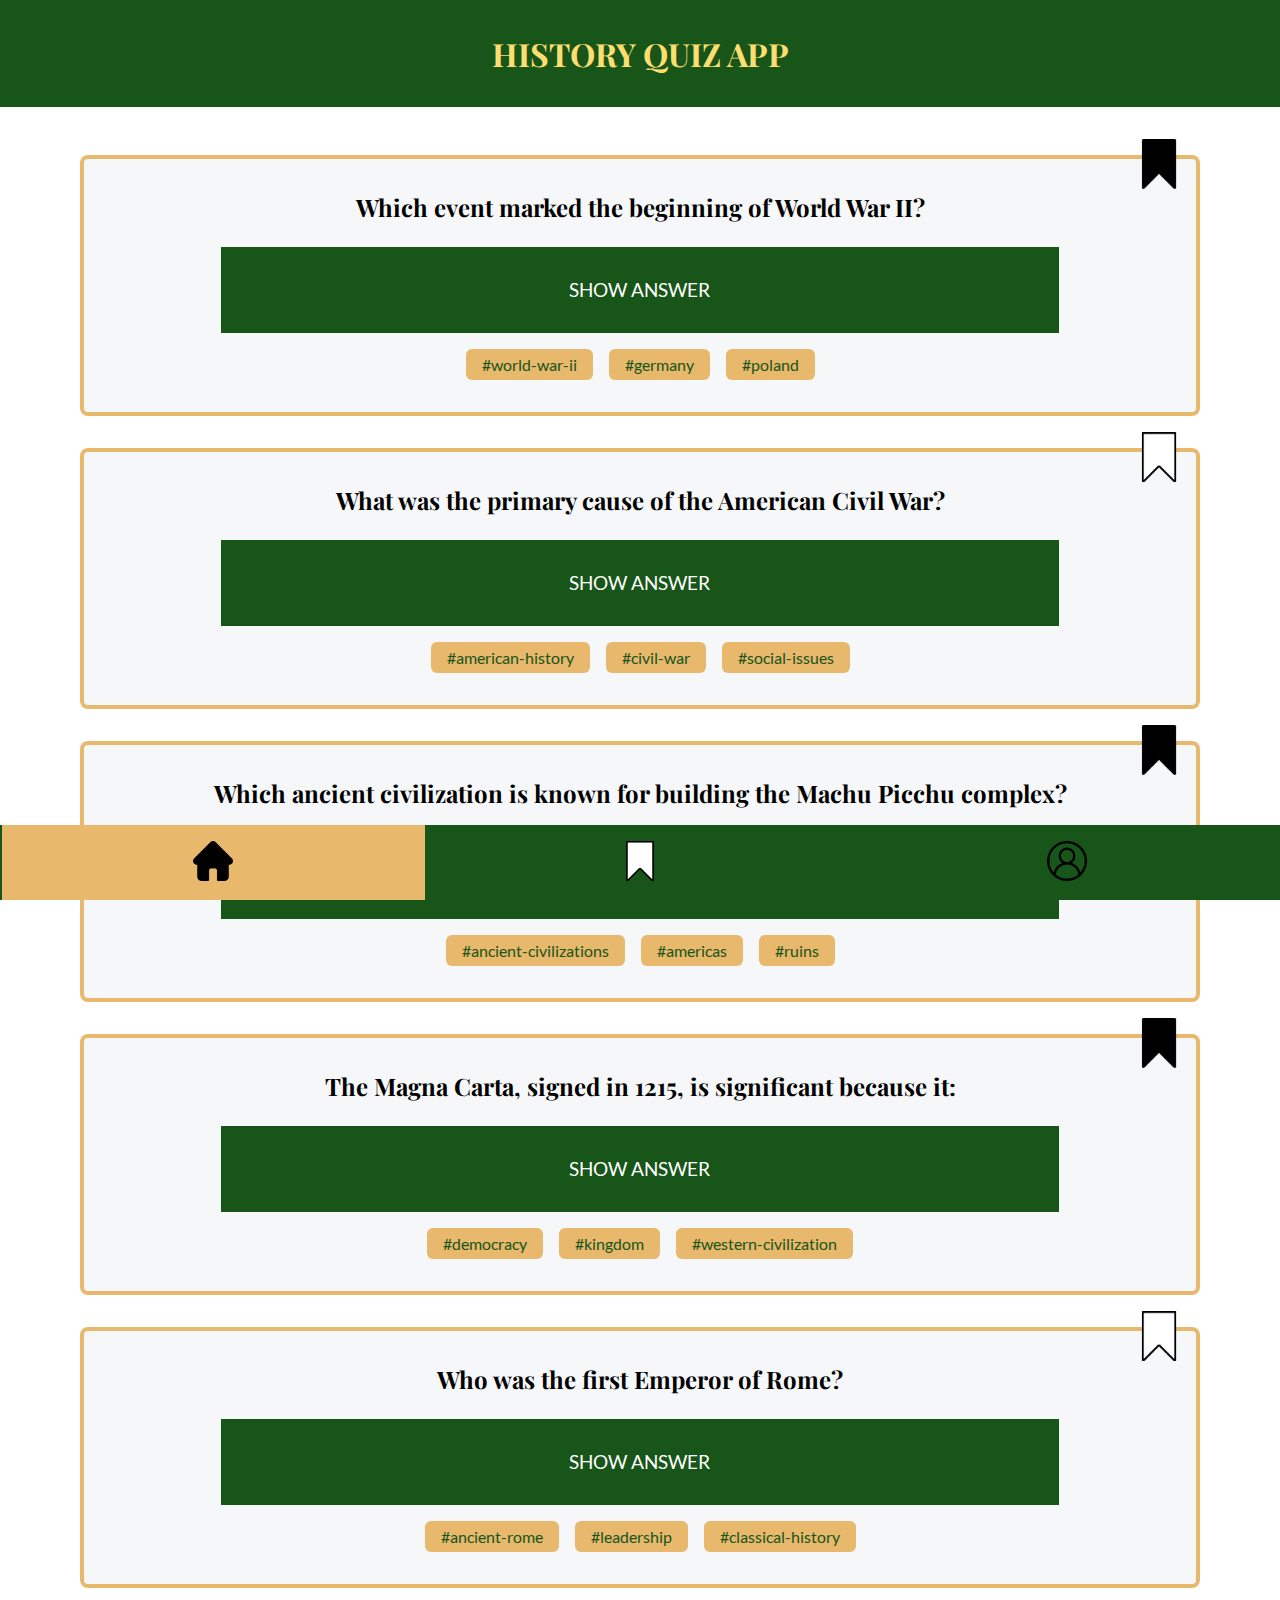
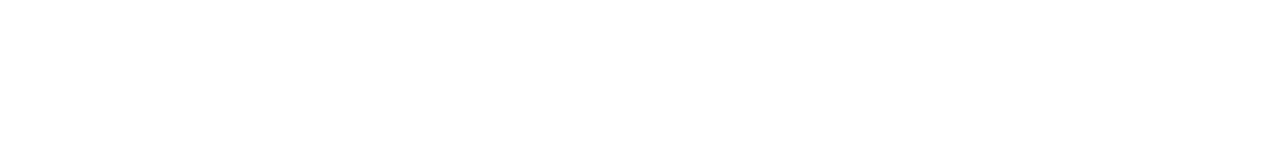
<file: index.html>
<!DOCTYPE html>
<html lang="en">
<head>
    <meta charset="UTF-8">
    <meta name="viewport" content="width=device-width, initial-scale=1.0">
    <title>History Quiz App</title>
    <link rel="stylesheet" href="./css/styles.css">
</head>
<body>
    <header>
        <h1 class="page__title">History Quiz App</h1>
    </header>
    <main>
        <section class="cards__container">
            <div class="card__wrapper">
                <img class="bookmark" src="assets/bookmark_filled.png">
                <div class="question__card first__question">
                    <h2 class="question__text">Which event marked the beginning of World War II?</h2>
                    <div class="answer__container" tabindex="0">
                        <h3 class="show_answer__text" aria-label="show answer">Show answer</h3>
                        <h3 class="answer__text">The invasion of Poland by Nazi Germany.</h3>
                    </div>
                    <div class="categories__container">
                        <h4 class="category__tag">#world-war-II</h4>
                        <h4 class="category__tag">#germany</h4>
                        <h4 class="category__tag">#poland</h4>
                    </div>
                </div>
            </div>
            <div class="card__wrapper">
                <img class="bookmark" src="assets/bookmark.png">
                <div class="question__card second__question">
                    <h2 class="question__text">What was the primary cause of the American Civil War?</h2>
                    <div class="answer__container">
                        <h3 class="show_answer__text" aria-label="show answer">Show answer</h3>
                        <h3 class="answer__text">Slavery and states' rights.</h3>
                    </div>
                    <div class="categories__container">
                        <h4 class="category__tag">#American-History</h4>
                        <h4 class="category__tag">#Civil-War</h4>
                        <h4 class="category__tag">#social-issues</h4>
                    </div>
                </div>
            </div>
            <div class="card__wrapper">
                <img class="bookmark" src="assets/bookmark_filled.png">
                <div class="question__card third__question">
                    <h2 class="question__text">Which ancient civilization is known for building the Machu Picchu complex?</h2>
                    <div class="answer__container">
                        <h3 class="show_answer__text" aria-label="show answer">Show answer</h3>
                        <h3 class="answer__text">Inca.</h3>
                    </div>
                    <div class="categories__container">
                        <h4 class="category__tag">#ancient-civilizations</h4>
                        <h4 class="category__tag">#americas</h4>
                        <h4 class="category__tag">#ruins</h4>
                    </div>
                </div>
            </div>
            <div class="card__wrapper">
                <img class="bookmark" src="assets/bookmark_filled.png">
                <div class="question__card fourth__question">
                    <h2 class="question__text">The Magna Carta, signed in 1215, is significant because it:</h2>
                    <div class="answer__container">
                        <h3 class="show_answer__text" aria-label="show answer">Show answer</h3>
                        <h3 class="answer__text">Limited the power of the king and laid the foundation for modern democracy.</h3>
                    </div>
                    <div class="categories__container">
                        <h4 class="category__tag">#democracy</h4>
                        <h4 class="category__tag">#kingdom</h4>
                        <h4 class="category__tag">#western-civilization</h4>
                    </div>
                </div>
            </div>
            <div class="card__wrapper">
                <img class="bookmark" src="assets/bookmark.png">
                <div class="question__card fifth__question">
                    <h2 class="question__text">Who was the first Emperor of Rome?</h2>
                    <div class="answer__container">
                        <h3 class="show_answer__text" aria-label="show answer">Show answer</h3>
                        <h3 class="answer__text">Augustus</h3>                    
                    </div>
                    <div class="categories__container">
                        <h4 class="category__tag">#ancient-rome</h4>
                        <h4 class="category__tag">#leadership</h4>
                        <h4 class="category__tag">#classical-history</h4>
                    </div>
                </div>
            </div>
        </section>
    </main>
    <footer class="footer">
        <nav>
            <a class="nav__link current" aria-label="home" href="./index.html"><img class="nav__icon" src="./assets/home_filled.png"></a>
            <a class="nav__link" aria-label="bookmarks" href="./bookmarks.html"><img class="nav__icon" src="./assets/bookmark.png"></a>
            <a class="nav__link" aria-label="profile" href="./profile.html"><img class="nav__icon" src="./assets/profile.png"></a>
        </nav>
    </footer>
</body>
</html>
</file>
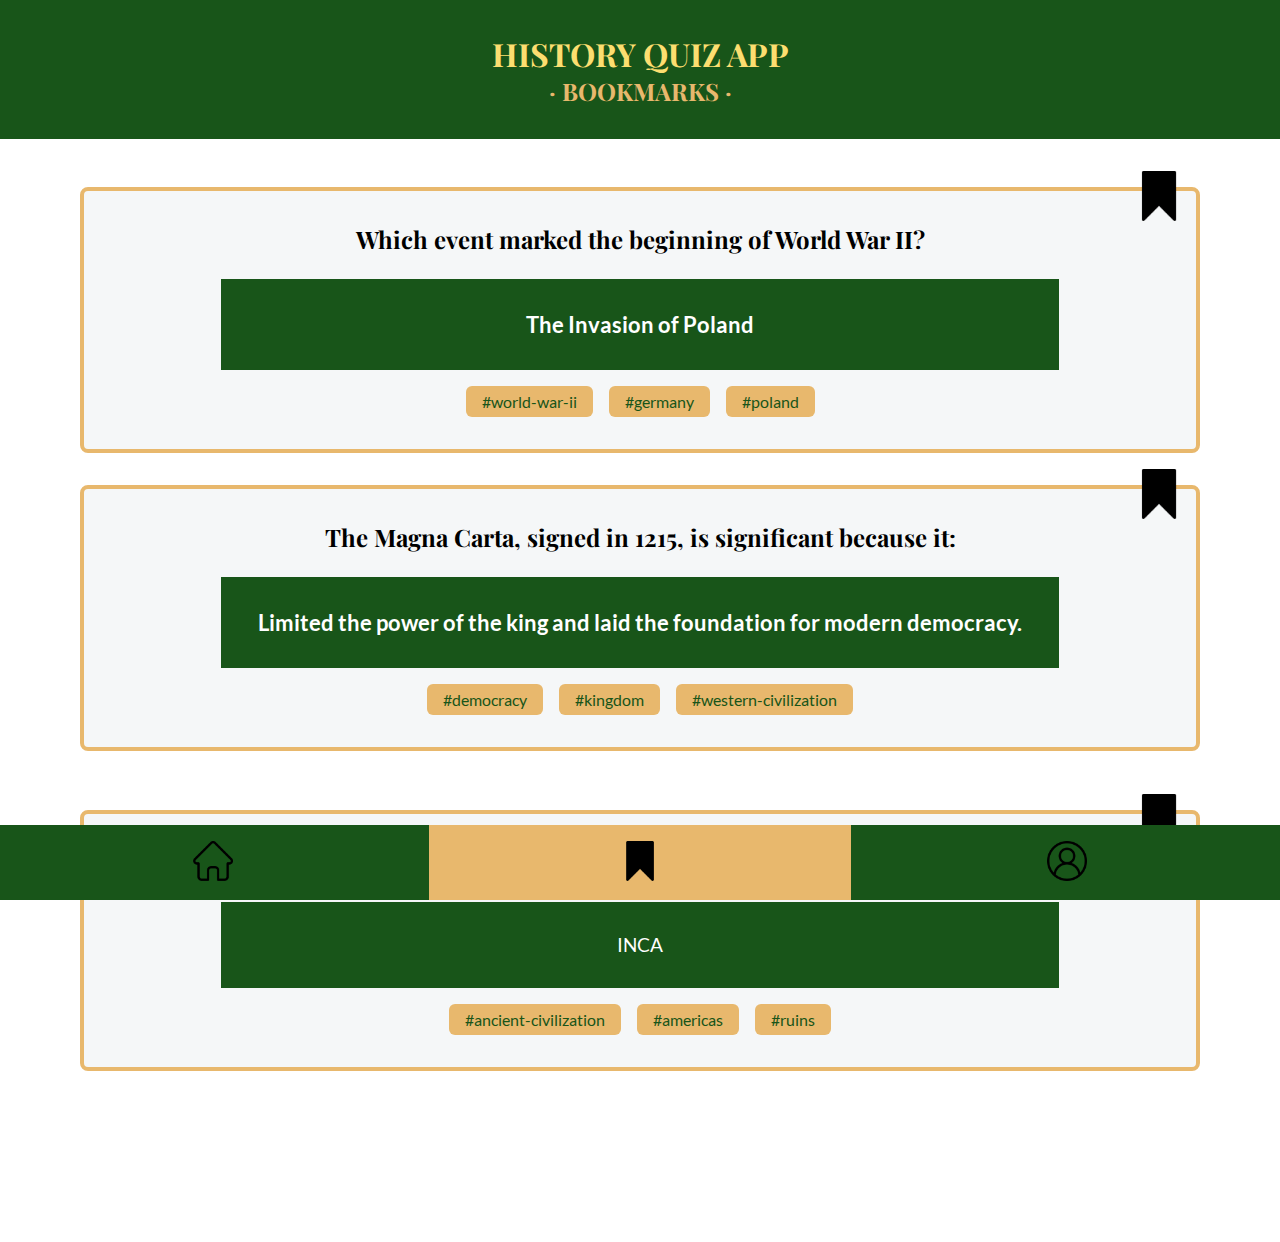
<file: bookmarks.html>
<!DOCTYPE html>
<html lang="en">
<head>
    <meta charset="UTF-8">
    <meta name="viewport" content="width=device-width, initial-scale=1.0">
    <title>History Quiz App</title>
    <link rel="stylesheet" href="./css/styles.css">
</head>
<body>
    <header>
        <h1 class="page__title">History Quiz App</h1>
        <h2 class="page__subtitle" aria-class="Bookmarks list">· bookmarks ·</h2>
    </header>
    <main>
        <section class="cards__container">
            <div class="card__wrapper">
                <img class="bookmark" src="assets/bookmark_filled.png">
                <div class="question__card first__question">
                    <h2 class="question__text">Which event marked the beginning of World War II?</h2>
                    <div class="answer__container">
                        <h3 class="answer__text active">The Invasion of Poland</h3>
                    </div>
                    <div class="categories__container">
                        <h4 class="category__tag">#world-war-II</h4>
                        <h4 class="category__tag">#Germany</h4>
                        <h4 class="category__tag">#Poland</h4>
                    </div>
                </div>
            </div>
            <div class="card__wrapper">
                <img class="bookmark" src="assets/bookmark_filled.png">
                <div class="question__card second__question">
                    <h2 class="question__text">The Magna Carta, signed in 1215, is significant because it:</h2>
                    <div class="answer__container">
                        <h3 class="answer__text active">Limited the power of the king and laid the foundation for modern democracy.</h3>
                    </div>
                    <div class="categories__container">
                        <h4 class="category__tag">#democracy</h4>
                        <h4 class="category__tag">#kingdom</h4>
                        <h4 class="category__tag">#western-civilization</h4>
                    </div>
                </div>
            </div>
            <div class="card__wrapper">
                <img class="bookmark active" src="assets/bookmark_filled.png">
                <div class="question__card third__question">
                    <h2 class="question__text active">Which ancient civilization is known for building the Machu Picchu complex?</h2>
                    <div class="answer__container">
                        <h3 class="show_answer__text">Inca</h3>
                    </div>
                    <div class="categories__container">
                        <h4 class="category__tag">#ancient-civilization</h4>
                        <h4 class="category__tag">#americas</h4>
                        <h4 class="category__tag">#ruins</h4>
                    </div>
                </div>
            </div>
        </section>
    </main>
    <footer class="footer">
        <nav>
            <a class="nav__link" aria-label="home" href="./index.html"><img class="nav__icon" src="./assets/home.png"></a>
            <a class="nav__link current" aria-label="bookmarks" href="./bookmarks.html"><img class="nav__icon" src="./assets/bookmark_filled.png"></a>
            <a class="nav__link" aria-label="profile" href="./profile.html"><img class="nav__icon" src="./assets/profile.png"></a>
        </nav>
    </footer>
</body>
</html>
</file>
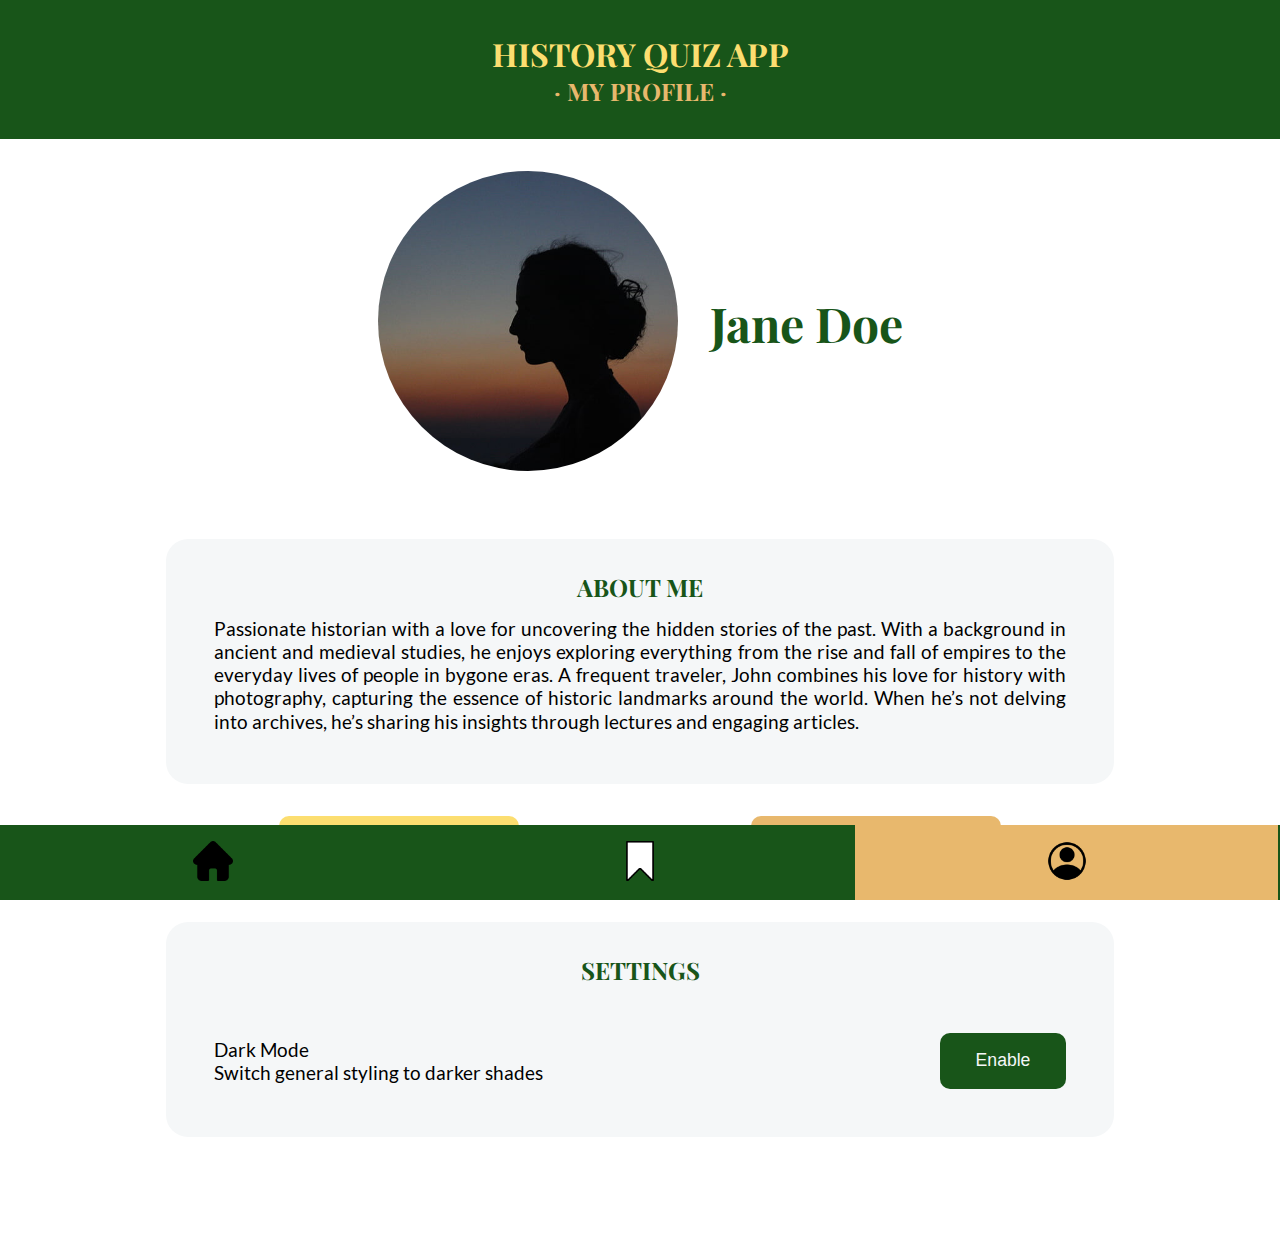
<file: profile.html>
<!DOCTYPE html>
<html lang="en">
<head>
    <meta charset="UTF-8">
    <meta name="viewport" content="width=device-width, initial-scale=1.0">
    <title>History Quiz App</title>
    <link rel="stylesheet" href="./css/styles.css">
</head>
<body>
    <header>
        <h1 class="page__title">History Quiz App</h1>
        <h2 class="page__subtitle" aria-class="My profile">· My profile ·</h2>
    </header>
    <main>
        <section class="profile__container">
            <div class="image__wrapper">
                <img class="profile__picture" src="./assets/profile.jpg" alt="Profile picture">
            </div>
            <h2 class="profile__name" aria-label="User name">Jane Doe</h2>
        </section>
        <section class="container about-me__container">
            <h2 class="subtitle">About Me</h2>
            <p class="about-me__text">Passionate historian with a love for uncovering the hidden stories of the past. With a background in ancient and medieval studies, he enjoys exploring everything from the rise and fall of empires to the everyday lives of people in bygone eras. A frequent traveler, John combines his love for history with photography, capturing the essence of historic landmarks around the world. When he’s not delving into archives, he’s sharing his insights through lectures and engaging articles.</p>
        </section>
        <section class="counters__container">
            <div class="counter questions__counter" aria-label="Saved Questions Counter">
                <img class="questions__icon" src="./assets/question.png"><span class="counter__amount">20 Question/s</span>
            </div>
            <div class="counter bookmarks__counter" aria-label="Saved Bookmarks Counter">
                <img class="bookmarks__icon" src="./assets/bookmark_filled.png"><span class="counter__amount">20 Bookmark/s</span>
            </div>
        </section>
        <section class="container settings__container">
            <h2 class="subtitle">Settings</h2>
            <settings>
                <div class="setting__description">
                    <h4><b>Dark Mode</b></h4>
                    <p>Switch general styling to darker shades</p>
                </div>
                <div class="setting__toggle"><button>Enable</button></div>
            </settings>
        </section>
    </main>
    <footer class="footer">
        <nav>
            <a class="nav__link" aria-label="home" href="./index.html"><img class="nav__icon" src="./assets/home_filled.png"></a>
            <a class="nav__link" aria-label="bookmarks" href="./bookmarks.html"><img class="nav__icon" src="./assets/bookmark.png"></a>
            <a class="nav__link current" aria-label="profile" href="./profile.html"><img class="nav__icon" src="./assets/profile_filled.png"></a>
        </nav>
    </footer>
</body>
</html>
</file>
<file: css/styles.css>
@import url("global.css");
@import url("fonts.css");
@import url("header.css");
@import url("footer.css");
@import url("card.css");
@import url("bookmarks.css");
@import url("profile.css");

@media (min-width:600px){
    main{
        padding:0 3em 3em
    }

    .container{
        max-width:80%;
        border-radius: 22px;  
        margin:auto;
    }
}

h1, h2 {
font-family: 'Playfair Display';
font-style:normal;
font-weight: bold;
}

p, h3, h4, h5, a{
    font-family: 'lato';
    font-style:normal;
    font-weight: 100;
}
</file>
